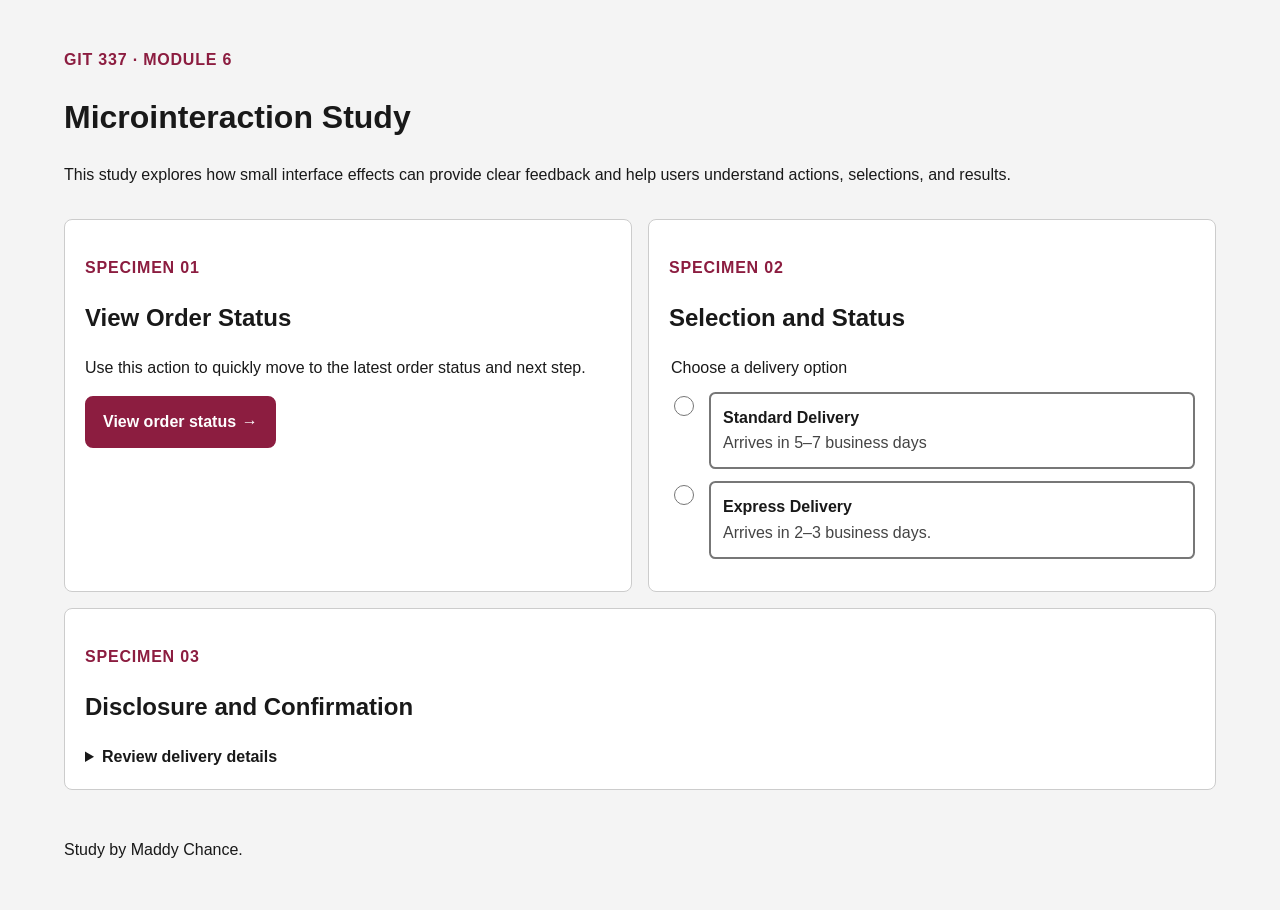
<file: index.html>
<!DOCTYPE html>
<html lang="en">
<head>
  <meta charset="utf-8">
  <meta name="viewport" content="width=device-width,initial-scale=1">
  <title>Microinteraction Study | Maddy Chance</title>
  <link rel="stylesheet" href="styles.css">
</head>
<body>
  <a class="skip-link" href="#main">Skip to specimens</a>
  <header class="study-header">
    <p class="eyebrow">GIT 337 · Module 6</p>
    <h1>Microinteraction Study</h1>
    <p>This study explores how small interface effects can provide clear feedback and help users understand actions, selections, and results.</p>
  </header>
  <main id="main" class="specimen-grid">
    <section class="specimen" aria-labelledby="action-heading">
    <p class="specimen-number">Specimen 01</p>
    <h2 id="action-heading">View Order Status</h2>
    <p>Use this action to quickly move to the latest order status and next step.</p>
    <p><a class="action" href="#result">View order status</a></p>
</section>

    <section class="specimen" aria-labelledby="selection-heading">
      <p class="specimen-number">Specimen 02</p>
      <h2 id="selection-heading">Selection and Status</h2>
      <fieldset class="choices">
        <legend>Choose a delivery option</legend>
        <div class="choice"><input type="radio" name="option" id="option-a"><label for="option-a"><span class="choice-title">Standard Delivery</span><span class="choice-help">Arrives in 5–7 business days</span></label></div>
        <div class="choice"><input type="radio" name="option" id="option-b"><label for="option-b"><span class="choice-title">Express Delivery</span><span class="choice-help">Arrives in 2–3 business days.</span></label></div>
      </fieldset>
    </section>

    <section class="specimen" aria-labelledby="confirmation-heading">
      <p class="specimen-number">Specimen 03</p>
      <h2 id="confirmation-heading">Disclosure and Confirmation</h2>
      <details>
        <summary>Review delivery details</summary>
        <div class="confirmation" id="result"><strong>Order confirmed.</strong> Your delivery details are ready to review.</div>
      </details>
    </section>
  </main>
  <footer><p>Study by Maddy Chance.</p></footer>
</body>
</html>
</file>
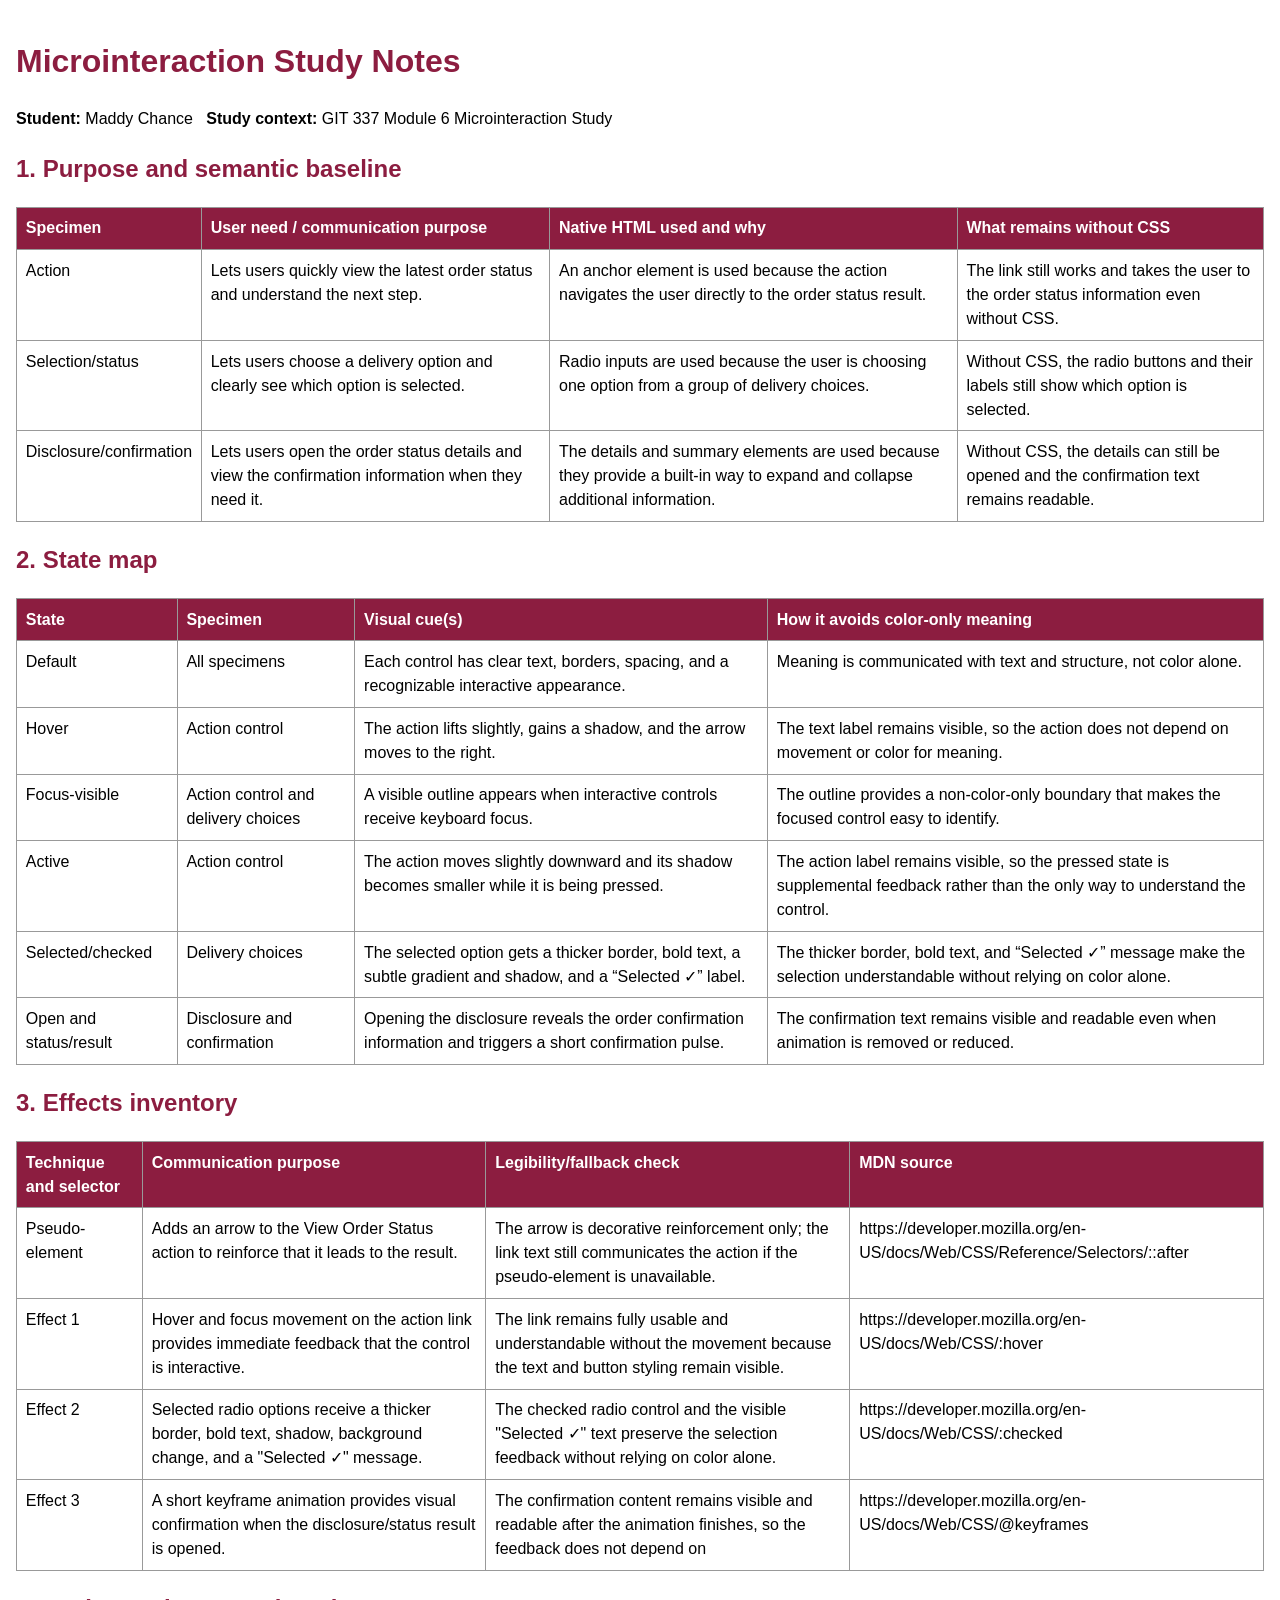
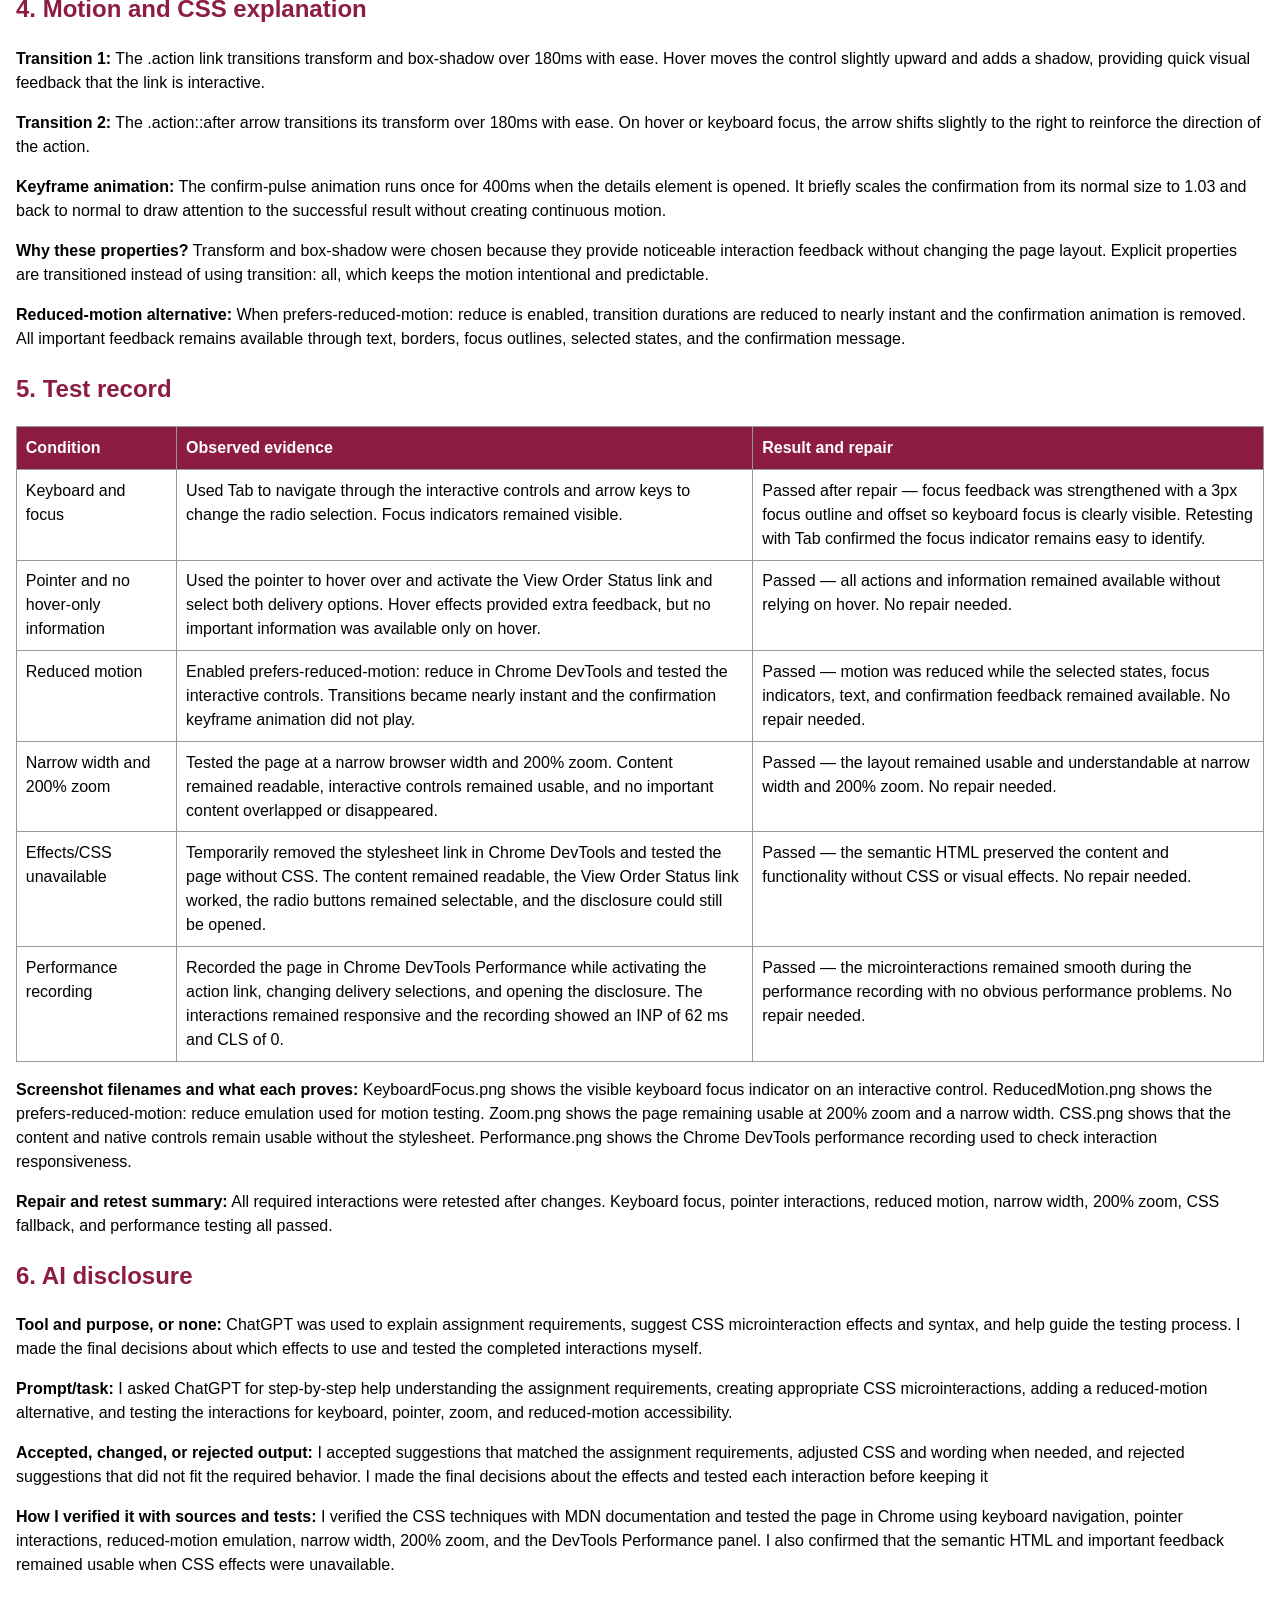
<file: study-notes.html>
<!DOCTYPE html>
<html lang="en">
    <head>
        <meta charset="utf-8">
        <title>Microinteraction Study Notes</title>
        <style>
            body {
                max-width:78rem;
                margin:auto;
                padding:1rem;
                font:1rem/1.5 Arial,sans-serif;
            }
            h1,h2 {color:#8c1d40;
            }
            table {
                width:100%;
                border-collapse:collapse;
            }
            th,td {
                border:1px solid #999;
                padding:.55rem;
                text-align:left;
                vertical-align:top;
            }
            th {
                background:#8c1d40;
                color:#fff;
            }
        </style>
    </head>
    <body>
        <h1>Microinteraction Study Notes</h1>
       <p><strong>Student:</strong> Maddy Chance &nbsp; <strong>Study context:</strong> GIT 337 Module 6 Microinteraction Study</p>
        <h2>1. Purpose and semantic baseline</h2>
        <table>
            <tr>
                <th>Specimen</th>
                <th>User need / communication purpose</th>
                <th>Native HTML used and why</th>
                <th>What remains without CSS</th>
            </tr>
            <tr>
                <td>Action</td>
                <td>Lets users quickly view the latest order status and understand the next step.</td>
                <td>An anchor element is used because the action navigates the user directly to the order status result.</td>
                <td>The link still works and takes the user to the order status information even without CSS.</td>
            </tr>
            <tr>
                <td>Selection/status</td>
                 <td>Lets users choose a delivery option and clearly see which option is selected.</td>
                <td>Radio inputs are used because the user is choosing one option from a group of delivery choices.</td>
                <td>Without CSS, the radio buttons and their labels still show which option is selected.</td>
            </tr>
            <tr>
                <td>Disclosure/confirmation</td>
                <td>Lets users open the order status details and view the confirmation information when they need it.</td>
                <td>The details and summary elements are used because they provide a built-in way to expand and collapse additional information.</td>
                <td>Without CSS, the details can still be opened and the confirmation text remains readable.</td>
            </tr>            
        </table>
        <h2>2. State map</h2>
        <table>
            <tr>
                <th>State</th>
                <th>Specimen</th>
                <th>Visual cue(s)</th>
                <th>How it avoids color-only meaning</th>
            </tr>
            <tr>
                <td>Default</td>
                <td>All specimens</td>
                <td>Each control has clear text, borders, spacing, and a recognizable interactive appearance.</td>
                <td>Meaning is communicated with text and structure, not color alone.</td>
            </tr>
            <tr>
                <td>Hover</td>
                 <td>Action control</td>
                <td>The action lifts slightly, gains a shadow, and the arrow moves to the right.</td>
                <td>The text label remains visible, so the action does not depend on movement or color for meaning.</td>
            </tr>
            <tr>
                <td>Focus-visible</td>
                 <td>Action control and delivery choices</td>
                 <td>A visible outline appears when interactive controls receive keyboard focus.</td>
                 <td>The outline provides a non-color-only boundary that makes the focused control easy to identify.</td>
            </tr>
            <tr>
                <td>Active</td>
                 <td>Action control</td>
                 <td>The action moves slightly downward and its shadow becomes smaller while it is being pressed.</td>
                 <td>The action label remains visible, so the pressed state is supplemental feedback rather than the only way to understand the control.</td>
            </tr>
            <tr>
                <td>Selected/checked</td>
                 <td>Delivery choices</td>
                 <td>The selected option gets a thicker border, bold text, a subtle gradient and shadow, and a “Selected ✓” label.</td>
                 <td>The thicker border, bold text, and “Selected ✓” message make the selection understandable without relying on color alone.</td>
            </tr>
            <tr>
                <td>Open and status/result</td>
               <td>Disclosure and confirmation</td>
               <td>Opening the disclosure reveals the order confirmation information and triggers a short confirmation pulse.</td>
               <td>The confirmation text remains visible and readable even when animation is removed or reduced.</td>
            </tr>
        </table>
        <h2>3. Effects inventory</h2>
        <table>                
            <tr>
                <th>Technique and selector</th>
                <th>Communication purpose</th>
                <th>Legibility/fallback check</th>
                <th>MDN source</th>
            </tr>
            <tr>
                <td>Pseudo-element</td>
                <td>Adds an arrow to the View Order Status action to reinforce that it leads to the result.</td>
                <td>The arrow is decorative reinforcement only; the link text still communicates the action if the pseudo-element is unavailable.</td>
                <td>https://developer.mozilla.org/en-US/docs/Web/CSS/Reference/Selectors/::after</td>
            </tr>
            <tr>
                <td>Effect 1</td>
                <td>Hover and focus movement on the action link provides immediate feedback that the control is interactive.</td>
                <td>The link remains fully usable and understandable without the movement because the text and button styling remain visible.</td>
                <td>https://developer.mozilla.org/en-US/docs/Web/CSS/:hover</td>
            </tr>
            <tr>
                <td>Effect 2</td>
                <td>Selected radio options receive a thicker border, bold text, shadow, background change, and a "Selected ✓" message.</td>
                <td>The checked radio control and the visible "Selected ✓" text preserve the selection feedback without relying on color alone.</td>
                <td>https://developer.mozilla.org/en-US/docs/Web/CSS/:checked</td>
            </tr>
            <tr>
                <td>Effect 3</td>
                <td>A short keyframe animation provides visual confirmation when the disclosure/status result is opened.</td>
                <td>The confirmation content remains visible and readable after the animation finishes, so the feedback does not depend on <td>https://developer.mozilla.org/en-US/docs/Web/CSS/@keyframes</td>
            </tr>
        </table>
        <h2>4. Motion and CSS explanation</h2>
        <p><strong>Transition 1:</strong> The .action link transitions transform and box-shadow over 180ms with ease. Hover moves the control slightly upward and adds a shadow, providing quick visual feedback that the link is interactive.</p>
        <p><strong>Transition 2:</strong> The .action::after arrow transitions its transform over 180ms with ease. On hover or keyboard focus, the arrow shifts slightly to the right to reinforce the direction of the action.</p>
        <p><strong>Keyframe animation:</strong> The confirm-pulse animation runs once for 400ms when the details element is opened. It briefly scales the confirmation from its normal size to 1.03 and back to normal to draw attention to the successful result without creating continuous motion.</p>
        <p><strong>Why these properties?</strong> Transform and box-shadow were chosen because they provide noticeable interaction feedback without changing the page layout. Explicit properties are transitioned instead of using transition: all, which keeps the motion intentional and predictable.</p>
        <p><strong>Reduced-motion alternative:</strong> When prefers-reduced-motion: reduce is enabled, transition durations are reduced to nearly instant and the confirmation animation is removed. All important feedback remains available through text, borders, focus outlines, selected states, and the confirmation message.</p>
        <h2>5. Test record</h2>
        <table>
            <tr>
                <th>Condition</th>
                <th>Observed evidence</th>
                <th>Result and repair</th>
            </tr>
            <tr>
                <td>Keyboard and focus</td>
                <td>Used Tab to navigate through the interactive controls and arrow keys to change the radio selection. Focus indicators remained visible.</td>
                <td>Passed after repair — focus feedback was strengthened with a 3px focus outline and offset so keyboard focus is clearly visible. Retesting with Tab confirmed the focus indicator remains easy to identify.</td>
            </tr>
            <tr>
                <td>Pointer and no hover-only information</td>
                <td>Used the pointer to hover over and activate the View Order Status link and select both delivery options. Hover effects provided extra feedback, but no important information was available only on hover.</td>
                <td>Passed — all actions and information remained available without relying on hover. No repair needed.</td>
            </tr>
            <tr>
                <td>Reduced motion</td>
                <td>Enabled prefers-reduced-motion: reduce in Chrome DevTools and tested the interactive controls. Transitions became nearly instant and the confirmation keyframe animation did not play.</td>
                <td>Passed — motion was reduced while the selected states, focus indicators, text, and confirmation feedback remained available. No repair needed.</td>
            <tr>
                <td>Narrow width and 200% zoom</td>
                <td>Tested the page at a narrow browser width and 200% zoom. Content remained readable, interactive controls remained usable, and no important content overlapped or disappeared.</td>
                <td>Passed — the layout remained usable and understandable at narrow width and 200% zoom. No repair needed.</td>
            </tr>
            <tr>
                <td>Effects/CSS unavailable</td>
                <td>Temporarily removed the stylesheet link in Chrome DevTools and tested the page without CSS. The content remained readable, the View Order Status link worked, the radio buttons remained selectable, and the disclosure could still be opened.</td>
                <td>Passed — the semantic HTML preserved the content and functionality without CSS or visual effects. No repair needed.</td>
            </tr>
            <tr>
                <td>Performance recording</td>
                <td>Recorded the page in Chrome DevTools Performance while activating the action link, changing delivery selections, and opening the disclosure. The interactions remained responsive and the recording showed an INP of 62 ms and CLS of 0.</td>
                <td>Passed — the microinteractions remained smooth during the performance recording with no obvious performance problems. No repair needed.</td>
            </tr>
        </table>
        <p><strong>Screenshot filenames and what each proves:</strong> KeyboardFocus.png shows the visible keyboard focus indicator on an interactive control. ReducedMotion.png shows the prefers-reduced-motion: reduce emulation used for motion testing. Zoom.png shows the page remaining usable at 200% zoom and a narrow width. CSS.png shows that the content and native controls remain usable without the stylesheet. Performance.png shows the Chrome DevTools performance recording used to check interaction responsiveness.</p>
        <p><strong>Repair and retest summary:</strong> All required interactions were retested after changes. Keyboard focus, pointer interactions, reduced motion, narrow width, 200% zoom, CSS fallback, and performance testing all passed.</p>
        <h2>6. AI disclosure</h2>
        <p><strong>Tool and purpose, or none:</strong> ChatGPT was used to explain assignment requirements, suggest CSS microinteraction effects and syntax, and help guide the testing process. I made the final decisions about which effects to use and tested the completed interactions myself.</p>
        <p><strong>Prompt/task:</strong> I asked ChatGPT for step-by-step help understanding the assignment requirements, creating appropriate CSS microinteractions, adding a reduced-motion alternative, and testing the interactions for keyboard, pointer, zoom, and reduced-motion accessibility.</p>
        <p><strong>Accepted, changed, or rejected output:</strong> I accepted suggestions that matched the assignment requirements, adjusted CSS and wording when needed, and rejected suggestions that did not fit the required behavior. I made the final decisions about the effects and tested each interaction before keeping it</p>
        <p><strong>How I verified it with sources and tests:</strong> I verified the CSS techniques with MDN documentation and tested the page in Chrome using keyboard navigation, pointer interactions, reduced-motion emulation, narrow width, 200% zoom, and the DevTools Performance panel. I also confirmed that the semantic HTML and important feedback remained usable when CSS effects were unavailable.</p>
    </body>
</html>
</file>
<file: styles.css>
:root {
  --brand: #8c1d40;
  --accent: #ffc627;
  --ink: #191919;
  --paper: #fff;
  --surface: #f4f4f4;
  --focus: #0077b6;
  --max: 72rem;
  --space: 1rem;
}

* {
  box-sizing: border-box;
}

body {
  margin: 0;
  color: var(--ink);
  background: var(--surface);
  font: 1rem/1.5 Arial, sans-serif;
}

.skip-link {
  position: absolute;
  top: -6rem;
  left: .5rem;
  z-index: 20;
  padding: .75rem;
  background: var(--paper);
  color: var(--ink);
}

.skip-link:focus {
  top: .5rem;
}

.study-header,
.specimen-grid,
footer {
  width: min(100% - 2rem, var(--max));
  margin-inline: auto;
}

.study-header {
  padding-block: 2rem 1rem;
}

.eyebrow,
.specimen-number {
  color: var(--brand);
  font-weight: 700;
  text-transform: uppercase;
  letter-spacing: .05em;
}

.specimen-grid {
  display: grid;
  gap: var(--space);
}

.specimen {
  padding: 1.25rem;
  background: var(--paper);
  border: 1px solid #ccc;
  border-radius: .5rem;
}

.action {
  display: inline-block;
  padding: .75rem 1rem;
  background: var(--brand);
  color: var(--paper);
  border: 2px solid var(--brand);
  border-radius: .5rem;
  font-weight: 700;
  text-decoration: none;
  transition: transform 180ms ease, box-shadow 180ms ease;
}

.action::after {
  content: " →";
  display: inline-block;
  margin-left: .35rem;
  transition: transform 180ms ease;
}

.action:hover::after,
.action:focus-visible::after {
  transform: translateX(.25rem);
}

.action:hover {
  transform: translateY(-2px);
  box-shadow: 0 .35rem .75rem rgba(0, 0, 0, .2);
}

.action:focus-visible {
  outline: 3px solid var(--focus);
  outline-offset: 3px;
  box-shadow: 0 0 0 2px var(--paper);
}

.action:active {
  transform: translateY(1px);
  box-shadow: 0 .1rem .25rem rgba(0, 0, 0, .2);
}

.choices {
  margin: 0;
  padding: 0;
  border: 0;
}

.choice {
  display: grid;
  grid-template-columns: auto 1fr;
  gap: .75rem;
  align-items: start;
  margin-block: .75rem;
}

.choice input {
  width: 1.25rem;
  height: 1.25rem;
  margin-top: .25rem;
}

.choice label {
  display: grid;
  gap: .1rem;
  padding: .75rem;
  border: .15rem solid #777;
  border-radius: .4rem;
}

.choice-title {
  font-weight: 700;
}

.choice-help {
  color: #444;
}

.choice input:focus-visible + label {
  outline: 3px solid var(--focus);
  outline-offset: 3px;
}

.choice input:checked + label {
  border-width: .25rem;
  font-weight: 700;
  box-shadow: 0 .25rem .5rem rgba(0, 0, 0, .15);
  background: linear-gradient(135deg, var(--paper), var(--surface));
}

.choice input:checked + label::after {
  content: "Selected ✓";
  font-weight: 700;
}

summary {
  cursor: pointer;
  font-weight: 700;
}

.confirmation {
  margin-top: .75rem;
  padding: 1rem;
}

@keyframes confirm-pulse {
  0% {
    transform: scale(1);
  }

  50% {
    transform: scale(1.03);
  }

  100% {
    transform: scale(1);
  }
}

details[open] .confirmation {
  animation: confirm-pulse 400ms ease-out 1;
}

@media (prefers-reduced-motion: reduce) {
  .action,
  .action::after {
    transition-duration: 0.01ms;
  }

  details[open] .confirmation {
    animation: none;
  }
}

footer {
  padding-block: 2rem;
}

@media (min-width:48rem) {
  .specimen-grid {
    grid-template-columns: repeat(2, 1fr);
  }

  .specimen:last-child {
    grid-column: 1 / -1;
  }
}
</file>
